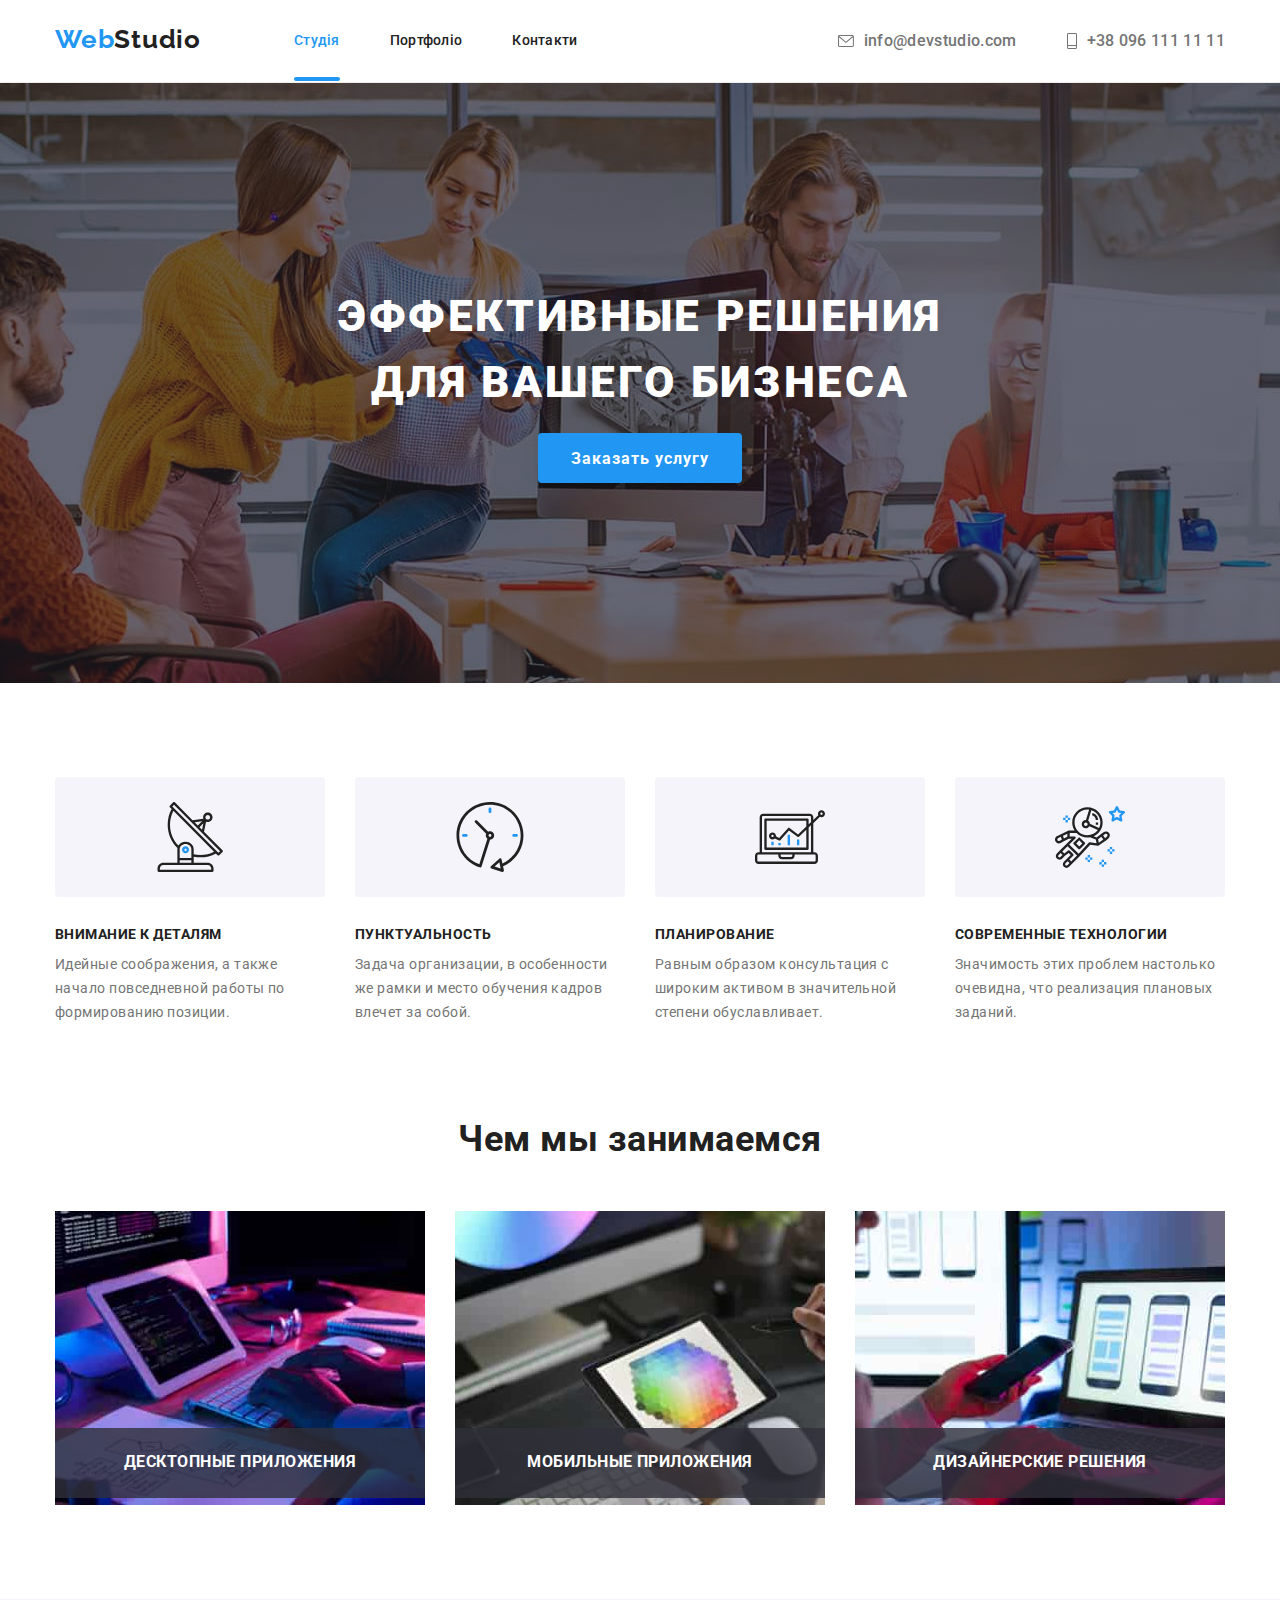
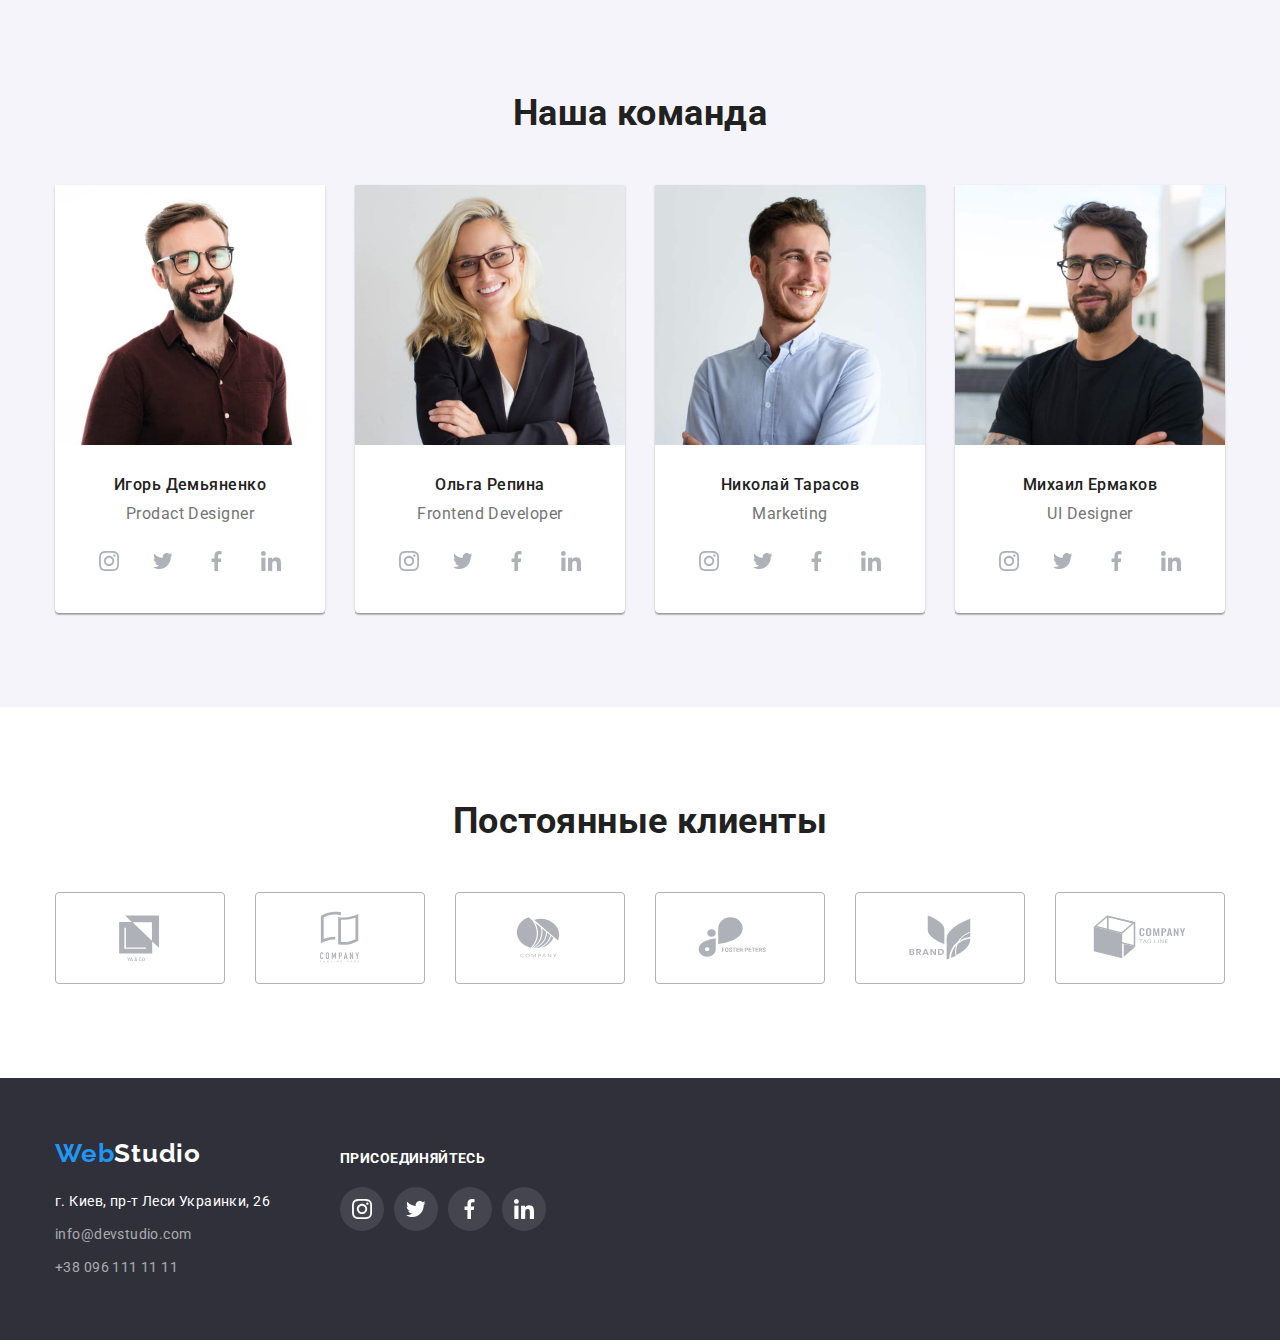
<file: index.html>
<!DOCTYPE html>
<html lang="ru">
  <head>
    <meta charset="UTF-8" />
    <meta http-equiv="X-UA-Compatible" content="IE=edge" />
    <meta name="viewport" content="width=device-width, initial-scale=1.0" />
    <title>WebStudio</title>
    <link
      href="https://fonts.googleapis.com/css2?family=Mukta:wght@600&family=Raleway:wght@700&family=Roboto:wght@400;500;700;900&display=swap"
      rel="stylesheet"
    />
    <link
      rel="stylesheet"
      href="https://cdnjs.cloudflare.com/ajax/libs/modern-normalize/0.6.0/modern-normalize.min.css"
    />
    <link rel="stylesheet" href="./css/style.css" />
  </head>
  <body>
    <header class="page-header">
      <div class="container nav-container">
        <nav class="head-nav">
          <a class="logo link" href="./index.html"
            >Web<span class="logo-accent">Studio</span></a
          >
          <ul class="site-nav">
            <li>
              <a href="./index.html" class="current">Студія</a>
            </li>
            <li>
              <a href="./portfolio.html" class="link">Портфоліо</a>
            </li>
            <li>
              <a href="#" class="link">Контакти</a>
            </li>
          </ul>
        </nav>
        <ul class="contacts">
          <li>
            <a href="mailto:info@devstudio.com" class="mail">
              <svg class="mail-icon" width="16px" height="12px">
                        <use href="./images/icons.svg#mail-icon"></use>
                    </svg>
              info@devstudio.com</a
            >
          </li>
          <li>
            <a href="tel:+380961111111" class="tel">
              <svg class="phone-icon" width="10px" height="16px">
                        <use href="./images/icons.svg#phone-icon"></use>
                    </svg>
              +38 096 111 11 11</a>
          </li>
        </ul>
      </div>
    </header>
    <main>
      <!-- Главная -->

      <section class="hero">
        <h1 class="hero-title">Эффективные решения для вашего бизнеса</h1>

        <button type="button" class="button primary" data-modal-open>Заказать услугу</button>
      </section>

      <!-- Преимущества -->
      <section class="section-features">
        <div class="container">
          <h2 class="visually-hidden">Наши отличия</h2>
          <ul class="features">
            <li class="features-list-item">
              <div class="features-icons">
                            <svg class="features-icon" width="70px" height="70px">
                                <use href="./images/icons.svg#antenna"></use>
                            </svg>
                        </div>
              <h3 class="features-title">Внимание к деталям</h3>
              <p class="features-text">
                Идейные соображения, а также начало повседневной работы по
                формированию позиции.
              </p>
            </li>
            <li class="features-list-item">
              <div class="features-icons">
                            <svg class="features-icon" width="70px" height="70px">
                                <use href="./images/icons.svg#clock"></use>
                            </svg>
                        </div>
              <h3 class="features-title">Пунктуальность</h3>
              <p class="features-text">
                Задача организации, в особенности же рамки и место обучения
                кадров влечет за собой.
              </p>
            </li>
            
            <li class="features-list-item">
                        <div class="features-icons">
                            <svg class="features-icon" width="70px" height="70px">
                                <use href="./images/icons.svg#diagram"></use>
                            </svg>
                        </div>
                        <h3 class="features-title">Планирование</h3>
                        <p class="features-text">Равным образом консультация с широким активом в значительной степени обуславливает.</p>
                    </li>
            <li class="features-list-item">
              <div class="features-icons">
                            <svg class="features-icon" width="70px" height="70px">
                                <use href="./images/icons.svg#astronaut"></use>
                            </svg>
                        </div>
              <h3 class="features-title">Современные технологии</h3>
              <p class="features-text">
                Значимость этих проблем настолько очевидна, что реализация
                плановых заданий.
              </p>
            </li>
          </ul>
        </div>
      </section>
      <section class="section">
        <div class="container">
          <h2 class="section-title centered">Чем мы занимаемся</h2>
          <ul class="carts">
            <li class="carts-item">
              <img
                src="images/img1.jpg"
                width="370"
                height="294"
                alt="Фото рук и ноутбука"
              />
              <span class="carts-overlay">Десктопные приложения</span>
            </li>
            <li class="carts-item">
              <img
                src="images/img2.jpg"
                width="370"
                height="294"
                alt="Фото графического планшета"
              />
               <span class="carts-overlay">Мобильные приложения</span>
            </li>
            <li class="carts-item">
              <img
                src="images/img3.jpg"
                width="370"
                height="294"
                alt="Фото телефона в руках"
              />
              <span class="carts-overlay">Дизайнерские решения</span>
            </li>
          </ul>
        </div>
      </section>
      
      <section class="team section">
        <div class="container">
          <h2 class="section-title centered">Наша команда</h2>
          <ul class="team-list">
            <li class="team-list-item">
              <img
                src="images/igor.jpg"
                width="270"
                height="260"
                alt="Фото Игоря"
              />
              <div class="teampeople">
                <h3 class="title">Игорь Демьяненко</h3>
                <p class="team-text">Prodact Designer</p>
                <ul class="social-list">
                    <li class="team-social-link"><a href="#" class="social-link">
                        <svg class="team-social-icon" width=20px height=20px>
                        <use href="./images/icons.svg#instagram"></use>
                    </svg>
                        </a>
                </li>
                    <li class="team-social-link"><a href="#" class="social-link"><svg class="team-social-icon" width=20px height=20px>
                        <use href="./images/icons.svg#twitter"></use>
                    </svg></a></li>
                    <li class="team-social-link"><a href="#" class="social-link"><svg class="team-social-icon" width=20px height=20px>
                        <use href="./images/icons.svg#facebook"></use>
                    </svg></a></li>
                    <li class="team-social-link"><a href="#" class="social-link"><svg class="team-social-icon" width=20px height=20px>
                        <use href="./images/icons.svg#linkedin"></use>
                    </svg></a></li>
              </div>
            </li>

            <li class="team-list-item">
              <img
                src="images/оlga.jpg"
                width="270"
                height="260"
                alt="Фото Ольги"
              />
              <div class="teampeople">
                <h3 class="title">Ольга Репина</h3>
                <p class="team-text">Frontend Developer</p>
                <ul class="social-list">
                    <li class="team-social-link"><a href="#" class="social-link">
                        <svg class="team-social-icon" width=20px height=20px>
                        <use href="./images/icons.svg#instagram"></use>
                    </svg>
                        </a>
                </li>
                    <li class="team-social-link"><a href="#" class="social-link"><svg class="team-social-icon" width=20px height=20px>
                        <use href="./images/icons.svg#twitter"></use>
                    </svg></a></li>
                    <li class="team-social-link"><a href="#" class="social-link"><svg class="team-social-icon" width=20px height=20px>
                        <use href="./images/icons.svg#facebook"></use>
                    </svg></a></li>
                    <li class="team-social-link"><a href="#" class="social-link"><svg class="team-social-icon" width=20px height=20px>
                        <use href="./images/icons.svg#linkedin"></use>
                    </svg></a></li>
              </div>
            </li>

            <li class="team-list-item">
              <img
                src="images/nicolay.jpg"
                width="270"
                height="260"
                alt="Фото Николая"
              />
              <div class="teampeople">
                <h3 class="title">Николай Тарасов</h3>
                <p class="team-text">Marketing</p>
                <ul class="social-list">
                    <li class="team-social-link"><a href="#" class="social-link">
                        <svg class="team-social-icon" width=20px height=20px>
                        <use href="./images/icons.svg#instagram"></use>
                    </svg>
                        </a>
                </li>
                    <li class="team-social-link"><a href="#" class="social-link"><svg class="team-social-icon" width=20px height=20px>
                        <use href="./images/icons.svg#twitter"></use>
                    </svg></a></li>
                    <li class="team-social-link"><a href="#" class="social-link"><svg class="team-social-icon" width=20px height=20px>
                        <use href="./images/icons.svg#facebook"></use>
                    </svg></a></li>
                    <li class="team-social-link"><a href="#" class="social-link"><svg class="team-social-icon" width=20px height=20px>
                        <use href="./images/icons.svg#linkedin"></use>
                    </svg></a></li>
              </div>
            </li>

            <li class="team-list-item">
              <img
                src="images/mihail.jpg"
                width="270"
                height="260"
                alt="Фото Михаила"
              />
              <div class="teampeople">
                <h3 class="title">Михаил Ермаков</h3>
                <p class="team-text">UI Designer</p>
                <ul class="social-list">
                    <li class="team-social-link"><a href="#" class="social-link">
                        <svg class="team-social-icon" width=20px height=20px>
                        <use href="./images/icons.svg#instagram"></use>
                    </svg>
                        </a>
                </li>
                    <li class="team-social-link"><a href="#" class="social-link"><svg class="team-social-icon" width=20px height=20px>
                        <use href="./images/icons.svg#twitter"></use>
                    </svg></a></li>
                    <li class="team-social-link"><a href="#" class="social-link"><svg class="team-social-icon" width=20px height=20px>
                        <use href="./images/icons.svg#facebook"></use>
                    </svg></a></li>
                    <li class="team-social-link"><a href="#" class="social-link"><svg class="team-social-icon" width=20px height=20px>
                        <use href="./images/icons.svg#linkedin"></use>
                    </svg></a></li>
              </div>
            </li>
          </ul>
        </div>
      </section>
      <section class="client section">
        <div class="container">
          <h2 class="section-title centered">Постоянные клиенты</h2>
          <ul class="clients">
            <li class="clients-list">
              <a href="#" class="clients-link">
                <svg class="clients-icon" width="106px" height="60px">
                  <use href="./images/icons.svg#Logo"></use>
                </svg>
              </a>
            </li>
            <li class="clients-list">
              <a href="#" class="clients-link"
                ><svg class="clients-icon" width="106px" height="60px">
                  <use href="./images/icons.svg#Logo-1"></use>
                </svg>
              </a>
            </li>
            <li class="clients-list">
              <a href="#" class="clients-link"
                ><svg class="clients-icon" width="106px" height="60px">
                  <use href="./images/icons.svg#Logo-2"></use></svg
              ></a>
            </li>
            <li class="clients-list">
              <a href="#" class="clients-link"
                ><svg class="clients-icon" width="106px" height="60px">
                  <use href="./images/icons.svg#Logo-3"></use></svg
              ></a>
            </li>
            <li class="clients-list">
              <a href="#" class="clients-link"
                ><svg class="clients-icon" width="106px" height="60px">
                  <use href="./images/icons.svg#Logo-4"></use></svg
              ></a>
            </li>
            <li class="clients-list">
              <a href="#" class="clients-link"
                ><svg class="clients-icon" width="106px" height="60px">
                  <use href="./images/icons.svg#Logo-5"></use></svg
              ></a>
            </li>
          </ul>
        </div>
      </section>
    </main>
    <!-- Футер -->
    <footer class="footer">
        <div class="container footer-container">
      <div class="footer-contacts">
        <a class="logo-link" href="./index.html"
          >Web<span class="logo-accent">Studio</span></a
        >
        <address class="address">
          <p>г. Киев, пр-т Леси Украинки, 26</p>
          <ul class="contacts-footer">
            <li>
              <a href="mailto:info@devstudio.com" class="mail-footer"
                >info@devstudio.com</a
              >
            </li>
            <li>
              <a href="tel:+380961111111" class="tel-footer">+38 096 111 11 11</a>
            </li>
          </ul>
        </address>
      </div>
      <div class="footer-social">
                <h2 class="footer-title">Присоединяйтесь</h2>
            <ul class="footer-links">
                <li class="footer-social-list"><a href="#" class="footer-social-link">
                    <svg class="footer-social-icon" width=20px height=20px>
                    <use href="./images/icons.svg#instagram"></use>
                </svg>
                    </a>
            </li>
                <li class="footer-social-list"><a href="#" class="footer-social-link"><svg class="footer-social-icon" width=20px height=20px>
                    <use href="./images/icons.svg#twitter"></use>
                </svg></a>
              </li>
                <li class="footer-social-list"><a href="#" class="footer-social-link"><svg class="footer-social-icon"width=20px height=20px>
                    <use href="./images/icons.svg#facebook"></use>
                </svg></a>
              </li>
                <li class="footer-social-list"><a href="#" class="footer-social-link"><svg class="footer-social-icon" width=20px height=20px>
                    <use href="./images/icons.svg#linkedin" ></use>
                </svg></a>
              </li>
            </ul>
         </div>
        </div>
       </div> 
    </footer>
    <div class="backdrop is-hidden" data-modal>
        <div class="modal">
        <button type="button" class="close-button" data-modal-close>
        <svg class="close" width="11px" height="11px"><use href="./images/icons.svg#close"></use></svg>
    </button>
     <script src="./js/modal.js"></script>
  </body>
</html>
</file>
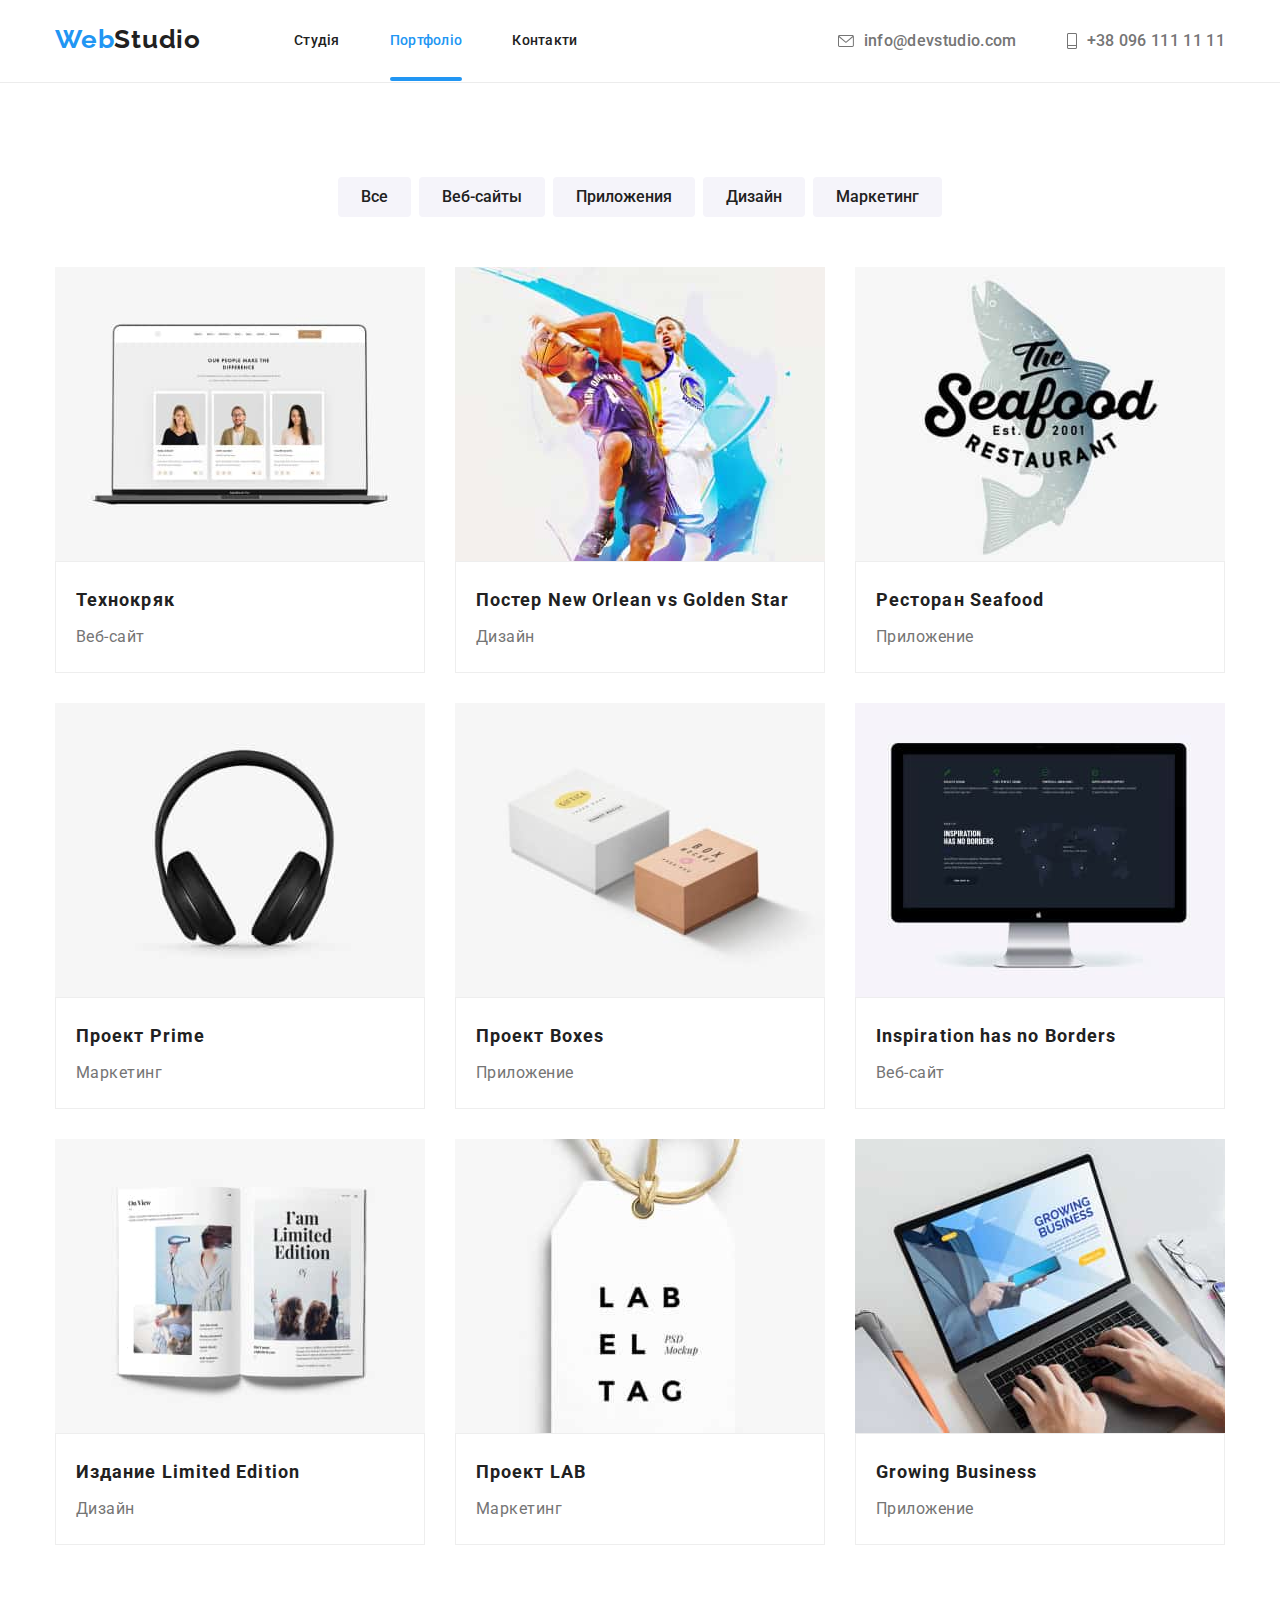
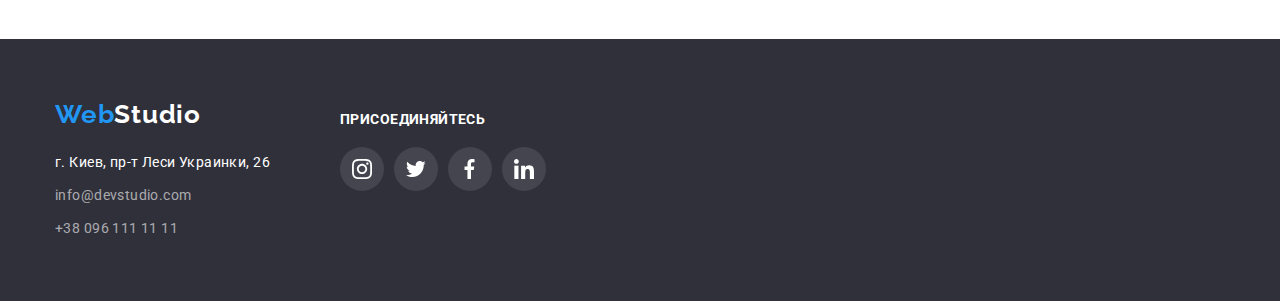
<file: portfolio.html>
<!DOCTYPE html>
<html lang="ru">
  <head>
    <meta charset="UTF-8" />
    <meta http-equiv="X-UA-Compatible" content="IE=edge" />
    <meta name="viewport" content="width=device-width, initial-scale=1.0" />
    <title>WebStudio</title>
    <link
      href="https://fonts.googleapis.com/css2?family=Mukta:wght@600&family=Raleway:wght@700&family=Roboto:wght@400;500;700;900&display=swap"
      rel="stylesheet"
    />
    <link
      rel="stylesheet"
      href="https://cdnjs.cloudflare.com/ajax/libs/modern-normalize/0.6.0/modern-normalize.min.css"
    />
    <link rel="stylesheet" href="./css/style.css" />
  </head>
  <body>
    <header class="page-header">
      <div class="container nav-container">
        <nav class="head-nav">
          <a class="logo link" href="./index.html"
            >Web<span class="logo-accent">Studio</span></a
          >
          <ul class="site-nav">
            <li>
              <a href="./index.html" class="link">Студія</a>
            </li>
            <li>
              <a href="./portfolio.html" class="current">Портфоліо</a>
            </li>
            <li>
              <a href="#" class="link">Контакти</a>
            </li>
          </ul>
        </nav>
        <ul class="contacts">
          <li>
            <a href="mailto:info@devstudio.com" class="mail">
              <svg class="mail-icon" width="16px" height="12px">
                <use href="./images/icons.svg#mail-icon"></use>
              </svg>
              info@devstudio.com</a
            >
          </li>
          <li>
            <a href="tel:+380961111111" class="tel">
              <svg class="phone-icon" width="10px" height="16px">
                <use href="./images/icons.svg#phone-icon"></use>
              </svg>
              +38 096 111 11 11</a
            >
          </li>
        </ul>
      </div>
    </header>
    <main>
      <h1 class="visually-hidden">Наши работы</h1>
      <section class="section">
        <div class="container">
          <h2 class="visually-hidden">Фильтр</h2>
          <ul class="buttons">
            <li>
              <button type="button" class="button secondary">Все</button>
            </li>
            <li>
              <button type="button" class="button secondary">Веб-сайты</button>
            </li>
            <li>
              <button type="button" class="button secondary">Приложения</button>
            </li>
            <li>
              <button type="button" class="button secondary">Дизайн</button>
            </li>
            <li>
              <button type="button" class="button secondary">Маркетинг</button>
            </li>
          </ul>
        </div>
        <div class="container">
          <h2 class="visually-hidden">Список карточек</h2>

          <ul class="cards">
            <li class="portfolio-item">
              <div class="portfolio-img"> 
                <img class="img-mo-gap" src="images/tekhno.jpg"
                width="370"
                height="294"
                alt="Фото сайта"
              />
              <div class="overlay">
                        <p class="text-overlay">Ресурс предлагает комплексные предложения с разным уровнем функционала и сервисов. Все это позволит посетителю получить исчерпывающие сведения о компании или частном лице.</p>
                    </div>
              </div> 
              <div class="bordercart">
                <h3 class="cart-title">Технокряк</h3>
                <p class="cart-text">Веб-сайт</p>
              </div>
            </li>

            <li class="portfolio-item">
              <div class="portfolio-img"> 
              <img
                src="images/poster.jpg"
                width="370"
                height="294"
                alt="Фото постера"
              />
              <div class="overlay">
                        <p class="text-overlay">Ресурс предлагает комплексные предложения с разным уровнем функционала и сервисов. Все это позволит посетителю получить исчерпывающие сведения о компании или частном лице.</p>
                    </div>
              </div> 
              <div class="bordercart">
                <h3 class="cart-title">Постер New Orlean vs Golden Star</h3>
                <p class="cart-text">Дизайн</p>
              </div>
            </li>
            
            <li class="portfolio-item">
              <div class="portfolio-img"> 
              <img
                src="images/seafood.jpg"
                width="370"
                height="294"
                alt="Фото приложения для ресторана"
              />
              <div class="overlay">
                        <p class="text-overlay">Ресурс предлагает комплексные предложения с разным уровнем функционала и сервисов. Все это позволит посетителю получить исчерпывающие сведения о компании или частном лице.</p>
              </div>
              </div>  
              <div class="bordercart">
                <h3 class="cart-title">Ресторан Seafood</h3>
                <p class="cart-text">Приложение</p>
              </div>
            </li>

            <li class="portfolio-item">
              <div class="portfolio-img">  
              <img
                src="images/prime.jpg"
                width="370"
                height="294"
                alt="Фото наушников"
              />
               <div class="overlay">
                        <p class="text-overlay">Ресурс предлагает комплексные предложения с разным уровнем функционала и сервисов. Все это позволит посетителю получить исчерпывающие сведения о компании или частном лице.</p>
              </div>
              </div>  
              <div class="bordercart">
                <h3 class="cart-title">Проект Prime</h3>
                <p class="cart-text">Маркетинг</p>
              </div>
            </li>

            <li class="portfolio-item">
              <div class="portfolio-img">  
              <img
                src="images/box.jpg"
                width="370"
                height="294"
                alt="Фото дизайна коробок"
              />
              <div class="overlay">
                        <p class="text-overlay">Ресурс предлагает комплексные предложения с разным уровнем функционала и сервисов. Все это позволит посетителю получить исчерпывающие сведения о компании или частном лице.</p>
              </div>
              </div>
              <div class="bordercart">
                <h3 class="cart-title">Проект Boxes</h3>
                <p class="cart-text">Приложение</p>
              </div>
            </li>

            <li class="portfolio-item">
              <div class="portfolio-img">  
              <img
                src="images/inspir.jpg"
                width="370"
                height="294"
                alt="Фото монитора"
              />
              <div class="overlay">
                        <p class="text-overlay">Ресурс предлагает комплексные предложения с разным уровнем функционала и сервисов. Все это позволит посетителю получить исчерпывающие сведения о компании или частном лице.</p>
              </div>
              </div>
              <div class="bordercart">
                <h3 class="cart-title">Inspiration has no Borders</h3>
                <p class="cart-text">Веб-сайт</p>
              </div>
            </li>

            <li class="portfolio-item">
              <div class="portfolio-img"> 
              <img
                src="images/la.jpg"
                width="370"
                height="294"
                alt="Фото книги"
              />
              <div class="overlay">
                        <p class="text-overlay">Ресурс предлагает комплексные предложения с разным уровнем функционала и сервисов. Все это позволит посетителю получить исчерпывающие сведения о компании или частном лице.</p>
              </div>
              </div>
              <div class="bordercart">
                <h3 class="cart-title">Издание Limited Edition</h3>
                <p class="cart-text">Дизайн</p>
              </div>
            </li>

            <li class="portfolio-item">
              <div class="portfolio-img"> 
              <img
                src="images/lab.jpg"
                width="370"
                height="294"
                alt="Фото бирки"
              />
              <div class="overlay">
                        <p class="text-overlay">Ресурс предлагает комплексные предложения с разным уровнем функционала и сервисов. Все это позволит посетителю получить исчерпывающие сведения о компании или частном лице.</p>
              </div>
              </div>
              <div class="bordercart">
                <h3 class="cart-title">Проект LAB</h3>
                <p class="cart-text">Маркетинг</p>
              </div>
            </li>

            <li class="portfolio-item">
              <div class="portfolio-img"> 
              <img
                src="images/growwing.jpg"
                width="370"
                height="294"
                alt="Фото ноутбука"
              />
              <div class="overlay">
                        <p class="text-overlay">Ресурс предлагает комплексные предложения с разным уровнем функционала и сервисов. Все это позволит посетителю получить исчерпывающие сведения о компании или частном лице.</p>
              </div>
              </div>
              <div class="bordercart">
                <h3 class="cart-title">Growing Business</h3>
                <p class="cart-text">Приложение</p>
              </div>
            </li>
          </ul>
        </div>
      </section>
    </main>
 <footer class="footer">
        <div class="container footer-container">
      <div class="footer-contacts">
        <a class="logo-link" href="./index.html"
          >Web<span class="logo-accent">Studio</span></a
        >
        <address class="address">
          <p>г. Киев, пр-т Леси Украинки, 26</p>
          <ul class="contacts-footer">
            <li>
              <a href="mailto:info@devstudio.com" class="mail-footer"
                >info@devstudio.com</a
              >
            </li>
            <li>
              <a href="tel:+380961111111" class="tel-footer">+38 096 111 11 11</a>
            </li>
          </ul>
        </address>
      </div>
      <div class="footer-social">
                <h2 class="footer-title">Присоединяйтесь</h2>
            <ul class="footer-links">
                <li class="footer-social-list"><a href="#" class="footer-social-link">
                    <svg class="footer-social-icon" width=20px height=20px>
                    <use href="./images/icons.svg#instagram"></use>
                </svg>
                    </a>
            </li>
                <li class="footer-social-list"><a href="#" class="footer-social-link"><svg class="footer-social-icon" width=20px height=20px>
                    <use href="./images/icons.svg#twitter"></use>
                </svg></a>
              </li>
                <li class="footer-social-list"><a href="#" class="footer-social-link"><svg class="footer-social-icon"width=20px height=20px>
                    <use href="./images/icons.svg#facebook"></use>
                </svg></a>
              </li>
                <li class="footer-social-list"><a href="#" class="footer-social-link"><svg class="footer-social-icon" width=20px height=20px>
                    <use href="./images/icons.svg#linkedin" ></use>
                </svg></a>
              </li>
            </ul>
         </div>
        </div>
       </div> 
    </footer>
     <script src="./js/modal.js"></script>
  </body>
</html>
</file>
<file: css/style.css>
:root {
  --primary-text-color: rgba(117, 117, 117, 1);
  --title-text-color: #212121;
  --accent-color: #2196f3;
  --primary-white-color: #ffffff;
  --primary-background-color: #ffffff;
  --secondary-background-color: #2f303a;
}

html {
  box-sizing: border-box;
}

*,
*::before,
*::after {
  box-sizing: inherit;
}
body {
  background-color: var(--primary-white-color);
  color: var(--primary-text-color);
  font-family: "Roboto", sans-serif;
  letter-spacing: 0.03em;
  margin: 0;
}
/* Утилиты */
ul {
  list-style: none;
  padding-left: 0px;
  margin-top: 0px;
  margin-bottom: 0px;
}
img {
  display: block;
  max-width: 100%;
  height: auto;
}

h1,
h2,
h3,
h4,
h5,
h6,
a,
p {
  margin-top: 0px;
  margin-bottom: 0px;
  margin-left: 0px;
  margin-right: 0px;
}

.main-nav {
  display: flex;
  align-items: center;
  margin-left: 0px;
  margin-right: 0px;
}

.container {
  width: 1200px;
  padding-left: 15px;
  padding-right: 15px;
  /* margin-left: auto;
  margin-right: auto; */
  margin: 0 auto;
}
.section {
  padding-top: 94px;
  padding-bottom: 94px;
}
.section-features {
  padding-top: 94px;
  padding-bottom: 0px;
}
.nav-container {
  display: flex;
  align-items: center;
}
.head-nav {
  display: flex;
  margin: 0px;
}
.head-nav .logo {
  padding-top: 24px;
  padding-bottom: 25px;
}
/* Logo */
.logo {
  font-family: "Raleway", sans-serif;
  font-style: normal;
  font-weight: 700;
  font-size: 26px;
  line-height: 1, 19;
  letter-spacing: 0.03em;
  color: #2196f3;
  text-decoration: none;
}
.logo-accent {
  color: #212121;
}
.logo-link {
  color: var(--accent-color);
}

/* Новигация */

.contacts {
  list-style: line-through;
  list-style: none;
  text-decoration: none;
  padding-left: 0px;
  margin-top: 0px;
  display: flex;
  margin-left: auto;
}

.site-nav {
  padding-left: 0px;
  margin-top: 0px;
  margin-bottom: 0px;
  display: flex;
  margin-left: 93px;
}
.site-nav li {
  margin-right: 50px;
}
.site-nav li:last-child {
  margin-right: 0px;
}
.site-nav a {
  display: block;
  text-decoration: none;
  color: var(--title-text-color);
  font-family: Roboto;
  font-weight: 500;
  font-size: 14px;
  line-height: 1.14;
  letter-spacing: 0.02em;
  padding-top: 32px;
  padding-bottom: 32px;
  position: relative;
  transition: color 250ms cubic-bezier(0.4, 0, 0.2, 1);
}
.site-nav:hover,
.site-nav:focus {
  color: var(--accent-color);
}

.site-nav .link:hover,
.site-nav .link:focus {
  color: var(--accent-color);
}
.site-nav .current {
  color: var(--accent-color);
}

.current::after {
  content: "";
  position: absolute;
  bottom: 0;
  left: 0;
  height: 4px;
  width: 100%;
  background-color: var(--accent-color);
  border-radius: 2px;
  display: block;
}
.contacts li {
  margin-right: 50px;
}
.contacts li:last-child {
  margin-right: 0px;
}
.contacts :hover,
.contacts:focus {
  color: var(--accent-color);
}

.section-title {
  color: var(--title-text-color);
  font-weight: 700;
  font-size: 36px;
  line-height: 1.16;
  width: 390px;
  margin-top: 0px;
  margin-bottom: 50px;
  text-align: center;
}
.section-title.centered {
  text-align: center;
}
.mail {
  margin-left: auto;
}

.mail + .tel {
  margin-left: 50px;
}
.mail,
.tel {
  font-weight: 500;
  line-height: 1.14;
  letter-spacing: 0.02em;
  text-decoration: none;
  color: var(--primary-text-color);
  padding-top: 32px;
  padding-bottom: 32px;
  display: flex;
  align-items: center;
  transition: color 250ms cubic-bezier(0.4, 0, 0.2, 1);
}

.mail:hover,
.mail:focus,
.tel:hover,
.tel:focus {
  color: var(--accent-color);
}

.mail-icon {
  display: block;
  width: 16px;
  height: 12px;
  fill: currentColor;
  margin-right: 10px;
  transition: fill 250ms cubic-bezier(0.4, 0, 0.2, 1);
}

.mail-icon:hover {
  fill: var(--accent-color);
}

.phone-icon {
  display: block;
  width: 10px;
  height: 16px;
  fill: currentColor;
  margin-right: 10px;
  transition: fill 250ms cubic-bezier(0.4, 0, 0.2, 1);
}

.phone-icon:hover {
  fill: var(--accent-color);
}

.page-header {
  border-bottom: 1px solid #ececec;
}
/* Главная */

.hero {
  background-color: #2f303a;
  text-align: center;
  width: 1600;
  padding-top: 200px;
  padding-bottom: 200px;
  background-image: linear-gradient(
      to right,
      rgba(47, 48, 58, 0.4),
      rgba(47, 48, 58, 0.4)
    ),
    url("../images/hero bg.jpg");
  background-repeat: no-repeat;
  background-position: center;
  background-size: 1600px;
}

.hero-title {
  color: #ffffff;
  text-transform: uppercase;
  font-weight: 900;
  font-size: 44px;
  line-height: 1.5;
  letter-spacing: 0.06em;
  width: 696px;
  height: 120px;
  margin-top: 0px;
  margin-bottom: 30px;
  margin-left: auto;
  margin-right: auto;
}

.button.primary {
  color: var(--primary-white-color);
  background-color: var(--accent-color);
  font-family: inherit;
  font-weight: 700;
  font-size: 16px;
  line-height: 1.87;
  letter-spacing: 0.06em;
  display: block;
  height: 50px;
  border-radius: 4px;
  padding-left: 32px;
  padding-right: 32px;
  padding-top: 10px;
  padding-bottom: 10px;
  margin-left: auto;
  margin-right: auto;
  cursor: pointer;
  border: 1px solid transparent;
  box-shadow: 0px 4px 4px rgba(0, 0, 0, 0.15);
  border-radius: 4px;
  transition: color 250ms cubic-bezier(0.4, 0, 0.2, 1),
    background-color 250ms cubic-bezier(0.4, 0, 0.2, 1);
}
.button.primary:hover,
.button.primary:focus {
  background-color: #188ce8;
}

.backdrop {
  position: fixed;
  top: 0;
  left: 0;
  width: 100%;
  height: 100%;
  background-color: rgba(0, 0, 0, 0.2);
  opacity: 1;
  transition: opacity 250ms cubic-bezier(0.4, 0, 0.2, 1),
    visibility 250ms cubic-bezier(0.4, 0, 0.2, 1);
}

.is-hidden {
  opacity: 0;
  visibility: hidden;
  pointer-events: none;
}

.backdrop.is-hidden .modal {
  transform: translate(-50%, -50%) scale(0.5);
  opacity: 0;
}

.modal {
  position: absolute;
  top: 50%;
  left: 50%;
  transform: translate(-50%, -50%) scale(1);
  width: 528px;
  height: 581px;
  background: #ffffff;
  box-shadow: 0px 1px 3px rgba(0, 0, 0, 0.12), 0px 1px 1px rgba(0, 0, 0, 0.14),
    0px 2px 1px rgba(0, 0, 0, 0.2);
  border-radius: 4px;
  opacity: 1;
  transition: transform 250ms cubic-bezier(0.4, 0, 0.2, 1),
    opacity 250ms cubic-bezier(0.4, 0, 0.2, 1);
}

.close-button {
  position: absolute;
  top: 8px;
  right: 8px;
  display: flex;
  width: 30px;
  height: 30px;
  align-items: center;
  justify-content: center;
  border-radius: 50%;
  background-color: var(--primary-background-color);
  border: 1px solid var(--primary-text-color);
  cursor: pointer;
}

.close {
  stroke: var(--primary-text-color);
}

/* Преимущества */
.visually-hidden {
  position: absolute;
  width: 1px;
  height: 1px;
  margin: -1px;
  border: 0;
  padding: 0;

  white-space: nowrap;
  clip-path: inset(100%);
  clip: rect(0 0 0 0);
  overflow: hidden;
}
.features {
  padding: 0px;
  margin: 0px;
  display: flex;
}
.features li {
  margin-right: 30px;
}
.features li:last-child {
  margin-right: 0px;
}
.features-title {
  color: var(--title-text-color);
  text-transform: uppercase;
  font-weight: 700;
  font-size: 14px;
  line-height: 1.14;
  margin-bottom: 10px;
}
.features-text {
  font-weight: 400;
  font-size: 14px;
  line-height: 1.71;
  margin-top: 0px;
  margin-bottom: 0px;
}
.features-icons {
  display: flex;
  width: 270px;
  height: 120px;
  background: #f5f4fa;
  border-radius: 4px;
  margin-bottom: 30px;
  justify-content: center;
  align-items: center;
}

.section-title.centered {
  margin-left: auto;
  margin-right: auto;
}
.carts {
  display: flex;
}
.carts li {
  margin-right: 30px;
}
.carts li:last-child {
  margin-right: 0px;
}

.carts-item {
  position: relative;
}

.carts-overlay {
  position: absolute;
  bottom: 7px;
  left: 0;
  width: 370px;
  height: 70px;
  display: flex;
  align-items: center;
  justify-content: center;
  text-align: center;
  text-transform: uppercase;
  font-weight: bold;
  line-height: 1.17;
  background-color: rgba(47, 48, 58, 0.8);
  color: var(--primary-white-color);
}
/* Команда */
.team {
  background-color: #f5f4fa;
}

.team-list .title {
  color: var(--title-text-color);
  font-weight: 500;
  font-size: 16px;
  line-height: 1.19;
  margin-bottom: 10px;
}
.team-list {
  display: flex;
}
.team-list-item {
  background-color: var(--primary-background-color);
  box-shadow: 0px 1px 3px rgba(0, 0, 0, 0.12), 0px 1px 1px rgba(0, 0, 0, 0.14),
    0px 2px 1px rgba(0, 0, 0, 0.2);
  border-radius: 0px 0px 4px 4px;
}

.team-list-item:not(:last-child) {
  margin-right: 30px;
}
.team-text {
  font-weight: 400;
  font-size: 16px;
  line-height: 1.19;
  margin-top: 0px;
}
.teampeople {
  padding-top: 30px;
  padding-bottom: 30px;
  text-align: center;
}
.team-social-link {
  list-style-type: none;
  width: 44px;
  height: 44px;
  display: flex;
  margin: 0 auto;
}

.social-link {
  fill: #afb1b8;
  transition: fill 250ms cubic-bezier(0.4, 0, 0.2, 1),
    background-color 250ms cubic-bezier(0.4, 0, 0.2, 1),
    border-radius 250ms cubic-bezier(0.4, 0, 0.2, 1);
}

.social-link:focus,
.social-link:hover {
  background-color: var(--accent-color);
  fill: var(--primary-white-color);
  border-radius: 50%;
}

.social-list {
  display: flex;
  padding-inline-start: 0;
  margin: 16px 32px 0 32px;
}

.team-social-icon {
  padding: 12px;
  width: 100%;
  height: 100%;
}

.team-social-link + .team-social-link {
  margin-left: 10px;
}

/* Клієнти */
.clients {
  display: flex;
}

.clients-list {
  display: flex;
  width: 170px;
  height: 92px;
  list-style-type: none;
  align-items: center;
  justify-content: center;
}

.clients-list + .clients-list {
  margin-left: 30px;
}

.clients-link {
  width: 100%;
  height: 100%;
  padding: 16px 32px;
  border: 1px solid #afb1b8;
  border-radius: 4px;
  display: flex;
  align-items: center;
  justify-content: center;
  transition: fill 250ms cubic-bezier(0.4, 0, 0.2, 1),
    border 250ms cubic-bezier(0.4, 0, 0.2, 1);
}
.clients-icon {
  width: 106px;
  height: 60px;
  fill: #afb1b8;
  transition: fill 250ms cubic-bezier(0.4, 0, 0.2, 1);
}
.clients-link:hover,
.clients-link:focus {
  fill: var(--accent-color);
  border: 1px solid var(--accent-color);
  border-radius: 4px;
}

.clients-link:hover .clients-icon {
  fill: var(--accent-color);
}
.clients-link:focus .clients-icon {
  fill: var(--accent-color);
}
/* Подвал */
.footer {
  background-color: #2f303a;
  list-style: line-through;
  color: rgba(255, 255, 255, 1);
  font-family: Roboto;
  font-weight: 400;
  font-size: 14px;
  line-height: 1.71;
  letter-spacing: 0.03em;
  padding-top: 60px;
  padding-bottom: 60px;
}
.footer:hover .footer:focus {
  color: var(--accent-color);
}
.footer .link {
  color: rgba(255, 255, 255, 0.6);
  list-style: line-through;
  text-decoration: none;
  font-weight: 400;
  font-size: 14px;
  line-height: 1.71;
  letter-spacing: 0.03em;
}
.footer .link:hover .footer .link:focus {
  color: var(--accent-color);
}
.footer .logo-accent {
  color: var(--primary-white-color);
  list-style: line-through;
  font-family: "Raleway", sans-serif;
  font-style: normal;
  font-weight: 700;
  font-size: 26px;
  line-height: 1.19;
  letter-spacing: 0.03em;
  margin-top: 60px;
}
.footer .logo-link {
  color: var(--accent-color);
  font-family: "Raleway", sans-serif;
  text-decoration: none;
  font-style: normal;
  font-weight: 700;
  font-size: 26px;
  line-height: 1.19;
  letter-spacing: 0.03em;
  margin-top: 60px;
}
address {
  font-style: normal;
}
address p {
  margin-top: 20px;
  margin-bottom: 9px;
}
.contacts-footer {
  list-style: line-through;
  list-style: none;
  text-decoration: none;
  padding-left: 0px;
  margin-top: 0px;
}
.contacts-footer li:first-child {
  margin-bottom: 9px;
}

/* Портфолио */

/* Кнопки */
.buttons {
  display: flex;
  text-align: center;
  justify-content: center;
  margin-bottom: 50px;
}
.buttons li {
  margin-right: 8px;
}
.buttons li:last-child {
  margin-right: 0px;
}
.button.secondary {
  color: var(--title-text-color);
  background-color: #f5f4fa;
  font-family: inherit;
  font-weight: 500;
  font-size: 16px;
  line-height: 1.62;
  text-align: center;
  display: inline-block;
  border-radius: 4px;
  border: 1px solid transparent;
  padding-left: 22px;
  padding-right: 22px;
  padding-top: 6px;
  padding-bottom: 6px;
  transition: color 250ms cubic-bezier(0.4, 0, 0.2, 1),
    background-color 250ms cubic-bezier(0.4, 0, 0.2, 1),
    box-shadow 250ms cubic-bezier(0.4, 0, 0.2, 1);
}
.button.secondary:hover,
.button.secondary:focus {
  background-color: var(--accent-color);
  color: var(--primary-white-color);
  box-shadow: 0px 3px 1px rgba(0, 0, 0, 0.1), 0px 1px 2px rgba(0, 0, 0, 0.08),
    0px 2px 2px rgba(0, 0, 0, 0.12);
}
/* Карточки */
.cards {
  padding: 0;
  margin: 0;
  display: flex;
  flex-wrap: wrap;
  margin-top: -30px;
  margin-left: -30px;
  /* justify-content: space-between; */
}
.cards .portfolio-item {
  flex-basis: calc(100% / 3 -30px);
  margin-left: 30px;
  margin-top: 30px;
}
.portfolio-item:hover {
  box-shadow: 0px 1px 1px rgba(0, 0, 0, 0.12), 0px 4px 4px rgba(0, 0, 0, 0.06),
    1px 4px 6px rgba(0, 0, 0, 0.16);
  cursor: pointer;
  transition: transform 250ms cubic-bezier(0.4, 0, 0.2, 1);
}
.cart-title {
  color: var(--title-text-color);
  font-weight: 700;
  font-size: 18px;
  line-height: 2;
  letter-spacing: 0.06em;
  margin-bottom: 4px;
}
.cart-text {
  font-weight: 400;
  font-size: 16px;
  line-height: 1.87;
  margin-top: 0px;
}
.bordercart {
  border: 1px solid #eeeeee;
  width: 370px;
  padding-left: 20px;
  padding-right: 20px;
  padding-top: 20px;
  padding-bottom: 20px;
}

.portfolio-img {
  position: relative;
  overflow: hidden;
}

.overlay {
  position: absolute;
  bottom: 0;
  left: 0;
  transform: translateY(101%);
  width: 370px;
  height: 294px;
  display: flex;
  justify-content: center;
  align-items: center;
  background-color: rgba(33, 150, 243, 0.9);
  transition: transform 250ms cubic-bezier(0.4, 0, 0.2, 1);
}

.text-overlay {
  color: var(--primary-white-color);
  padding: 63px 24px;
  line-height: 1.56;
  font-size: 18px;
}

.portfolio-item:hover .overlay,
.portfolio-item:focus .overlay {
  position: absolute;
  top: 0;
  left: 0;
  width: 370px;
  height: 294px;
  background-color: rgba(33, 150, 243, 0.9);
  padding: 63px 24px;
  color: var(--primary-white-color);
  transform: translateY(0%);
}

.mail-footer,
.tel-footer {
  font-style: normal;
  text-decoration: none;
  line-height: 1.71;
  letter-spacing: 0.03em;
  color: rgba(255, 255, 255, 0.6);
  transition: fill 250ms cubic-bezier(0.4, 0, 0.2, 1);
}

.mail-footer:hover,
.mail-footer:focus,
.tel-footer:hover,
.tel-footer:focus {
  color: var(--accent-color);
}
.addrres p:hover,
.addrres p:focus {
  color: var(--accent-color);
}

.footer-links {
  display: flex;
}

.footer-social-list {
  list-style-type: none;
  width: 44px;
  height: 44px;
}

.footer-social-link {
  display: flex;
  align-items: center;
  justify-content: center;
  width: 100%;
  height: 100%;
  border-radius: 50%;
  background-color: rgba(255, 255, 255, 0.1);
  transition: fill 250ms cubic-bezier(0.4, 0, 0.2, 1),
    background-color 250ms cubic-bezier(0.4, 0, 0.2, 1);
}

.footer-social-list + .footer-social-list {
  margin-left: 10px;
}

.footer-social-icon {
  width: 20px;
  height: 20px;
  fill: var(--primary-white-color);
}

.footer-social-link:focus,
.footer-social-link:hover {
  background-color: var(--accent-color);
  fill: var(--primary-white-color);
  border-radius: 50%;
}
.footer-container {
  display: flex;
  align-items: flex-start;
}

.footer-contacts {
  margin-right: 70px;
}
.footer-title {
  color: var(--primary-white-color);
  font-size: 14px;
  line-height: 1.17;
  letter-spacing: 0.03em;
  text-transform: uppercase;
  margin-bottom: 20px;
  margin-top: 12px;
}
</file>
